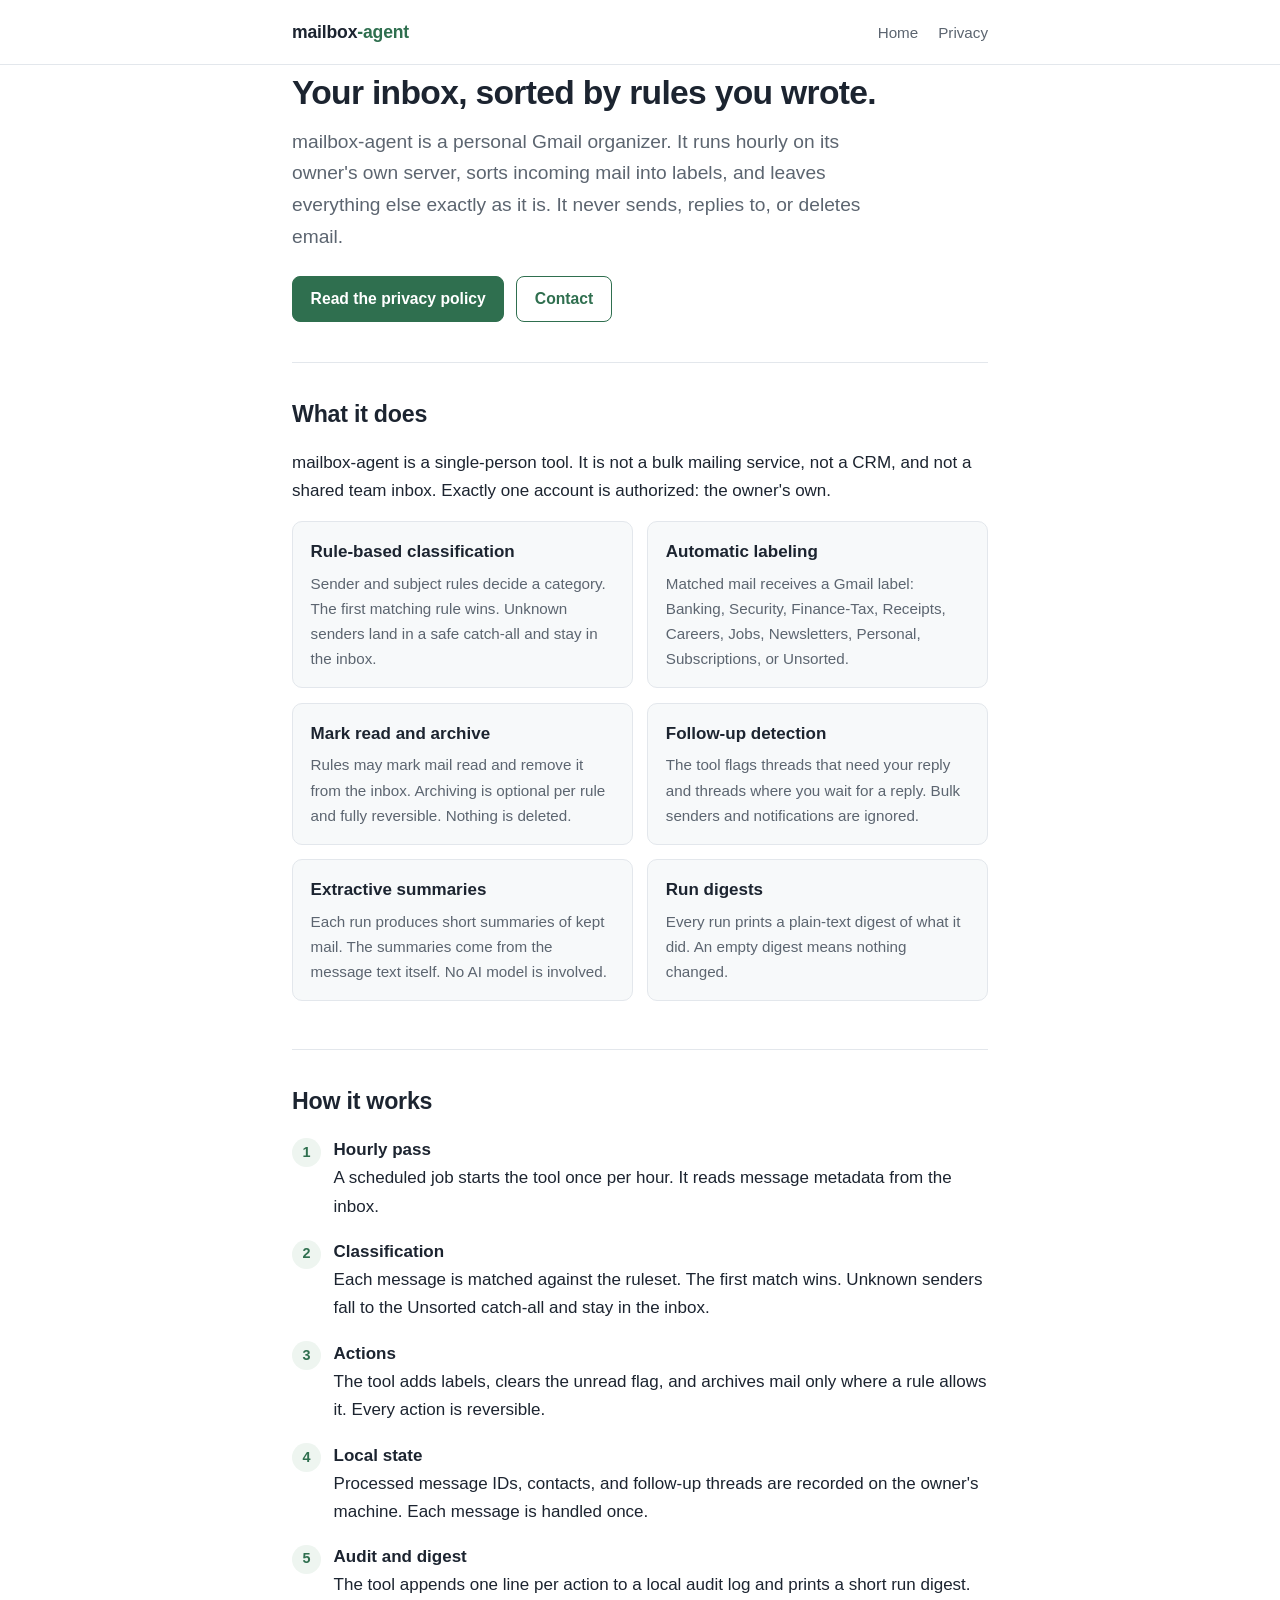
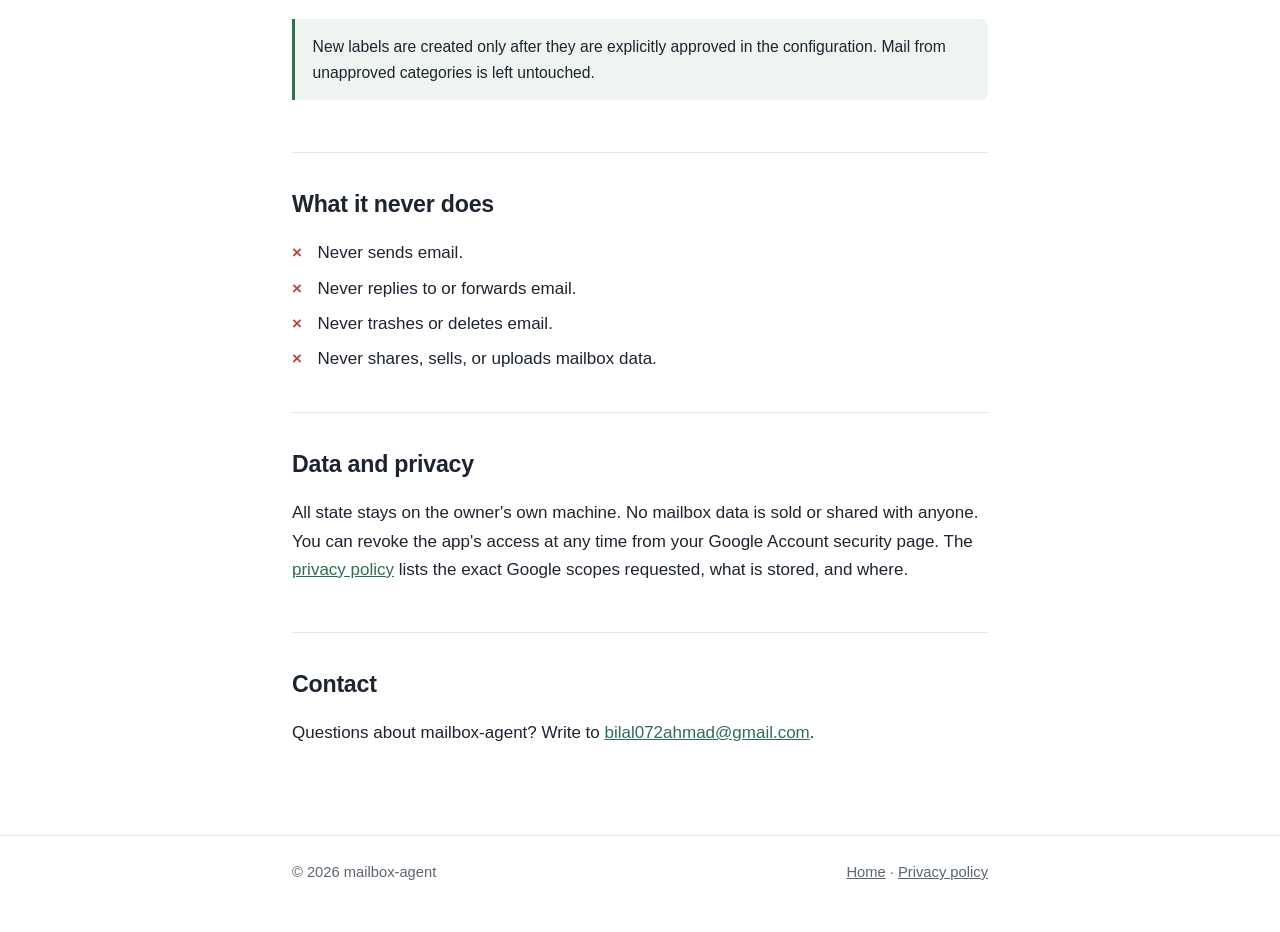
<file: site/index.html>
<!DOCTYPE html>
<html lang="en">
<head>
<meta charset="utf-8">
<meta name="viewport" content="width=device-width, initial-scale=1">
<meta name="description" content="mailbox-agent is a personal Gmail organizer. It sorts your inbox with rules, labels mail, and archives low-priority messages. It never sends, replies to, or deletes email.">
<title>mailbox-agent — a personal Gmail organizer</title>
<link rel="stylesheet" href="style.css">
<link rel="icon" href="data:image/svg+xml,%3Csvg xmlns='http://www.w3.org/2000/svg' viewBox='0 0 16 16'%3E%3Crect width='16' height='16' rx='3' fill='%232f6f4f'/%3E%3Cpath d='M3 5.5h10v6a1 1 0 0 1-1 1H4a1 1 0 0 1-1-1v-6zm0 1 5 3.2 5-3.2' fill='none' stroke='%23ffffff' stroke-width='1.2'/%3E%3C/svg%3E">
</head>
<body>

<header class="site-header">
  <div class="wrap">
    <a class="brand" href="index.html">mailbox<span>-agent</span></a>
    <nav class="site-nav" aria-label="Main">
      <a href="index.html">Home</a>
      <a href="privacy.html">Privacy</a>
    </nav>
  </div>
</header>

<main class="wrap">

  <section class="hero">
    <h1>Your inbox, sorted by rules you wrote.</h1>
    <p class="lede">mailbox-agent is a personal Gmail organizer. It runs hourly on its owner's
    own server, sorts incoming mail into labels, and leaves everything else exactly
    as it is. It never sends, replies to, or deletes email.</p>
    <div class="cta-row">
      <a class="btn btn-primary" href="privacy.html">Read the privacy policy</a>
      <a class="btn btn-ghost" href="#contact">Contact</a>
    </div>
  </section>

  <section id="what-it-does">
    <h2>What it does</h2>
    <p>mailbox-agent is a single-person tool. It is not a bulk mailing service, not a CRM,
    and not a shared team inbox. Exactly one account is authorized: the owner's own.</p>
    <ul class="features">
      <li>
        <strong>Rule-based classification</strong>
        <p>Sender and subject rules decide a category. The first matching rule wins.
        Unknown senders land in a safe catch-all and stay in the inbox.</p>
      </li>
      <li>
        <strong>Automatic labeling</strong>
        <p>Matched mail receives a Gmail label: Banking, Security, Finance-Tax, Receipts,
        Careers, Jobs, Newsletters, Personal, Subscriptions, or Unsorted.</p>
      </li>
      <li>
        <strong>Mark read and archive</strong>
        <p>Rules may mark mail read and remove it from the inbox. Archiving is optional
        per rule and fully reversible. Nothing is deleted.</p>
      </li>
      <li>
        <strong>Follow-up detection</strong>
        <p>The tool flags threads that need your reply and threads where you wait for
        a reply. Bulk senders and notifications are ignored.</p>
      </li>
      <li>
        <strong>Extractive summaries</strong>
        <p>Each run produces short summaries of kept mail. The summaries come from the
        message text itself. No AI model is involved.</p>
      </li>
      <li>
        <strong>Run digests</strong>
        <p>Every run prints a plain-text digest of what it did. An empty digest means
        nothing changed.</p>
      </li>
    </ul>
  </section>

  <section id="how-it-works">
    <h2>How it works</h2>
    <ol class="steps">
      <li>
        <strong>Hourly pass</strong>
        A scheduled job starts the tool once per hour. It reads message metadata
        from the inbox.
      </li>
      <li>
        <strong>Classification</strong>
        Each message is matched against the ruleset. The first match wins. Unknown
        senders fall to the Unsorted catch-all and stay in the inbox.
      </li>
      <li>
        <strong>Actions</strong>
        The tool adds labels, clears the unread flag, and archives mail only where a
        rule allows it. Every action is reversible.
      </li>
      <li>
        <strong>Local state</strong>
        Processed message IDs, contacts, and follow-up threads are recorded on the
        owner's machine. Each message is handled once.
      </li>
      <li>
        <strong>Audit and digest</strong>
        The tool appends one line per action to a local audit log and prints a short
        run digest.
      </li>
    </ol>
    <div class="note">
      <p>New labels are created only after they are explicitly approved in the
      configuration. Mail from unapproved categories is left untouched.</p>
    </div>
  </section>

  <section id="never">
    <h2>What it never does</h2>
    <ul class="never">
      <li>Never sends email.</li>
      <li>Never replies to or forwards email.</li>
      <li>Never trashes or deletes email.</li>
      <li>Never shares, sells, or uploads mailbox data.</li>
    </ul>
  </section>

  <section id="privacy-short">
    <h2>Data and privacy</h2>
    <p>All state stays on the owner's own machine. No mailbox data is sold or shared
    with anyone. You can revoke the app's access at any time from your Google
    Account security page. The <a href="privacy.html">privacy policy</a> lists the
    exact Google scopes requested, what is stored, and where.</p>
  </section>

  <section id="contact">
    <h2>Contact</h2>
    <p>Questions about mailbox-agent? Write to
    <a href="mailto:bilal072ahmad@gmail.com">bilal072ahmad@gmail.com</a>.</p>
  </section>

</main>

<footer class="site-footer">
  <div class="wrap">
    <p>&copy; <span id="year">2026</span> mailbox-agent</p>
    <nav aria-label="Footer">
      <a href="index.html">Home</a> &middot;
      <a href="privacy.html">Privacy policy</a>
    </nav>
  </div>
</footer>

<script>
document.getElementById('year').textContent = new Date().getFullYear();
</script>

</body>
</html>
</file>
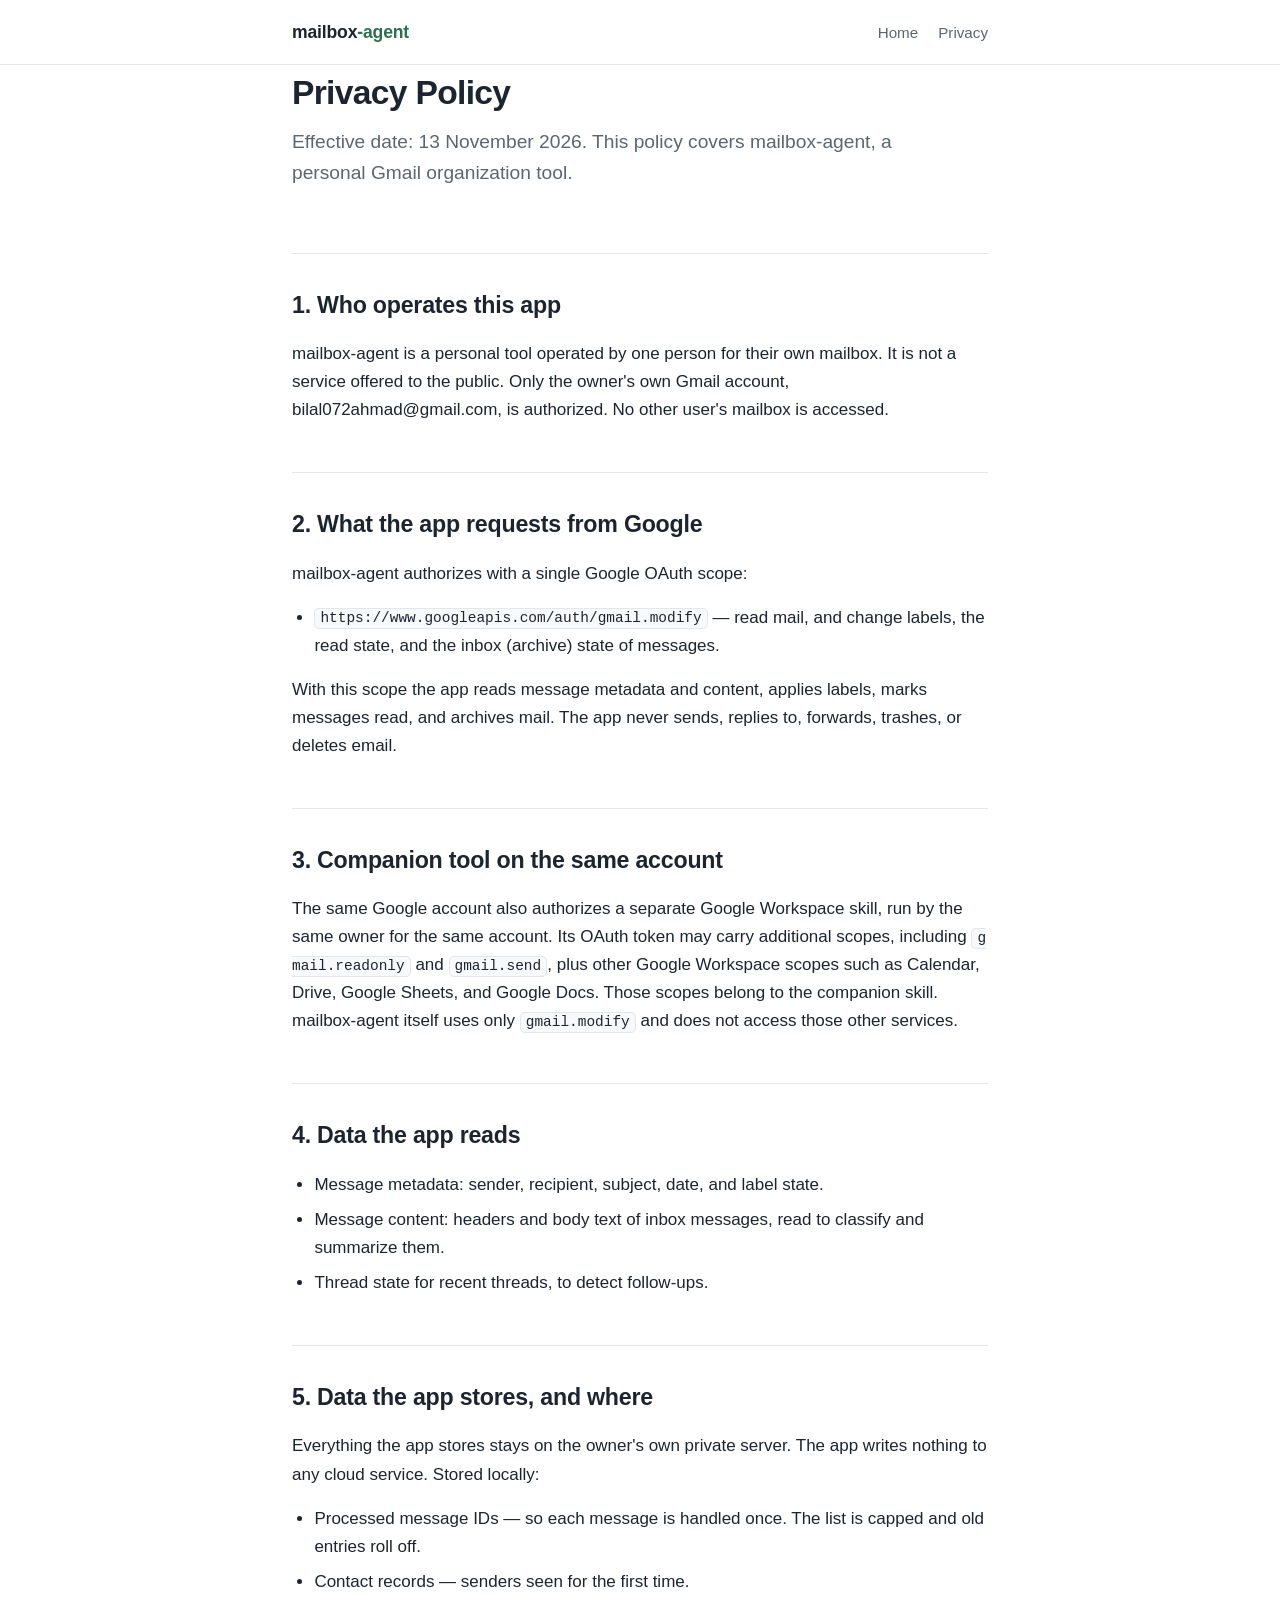
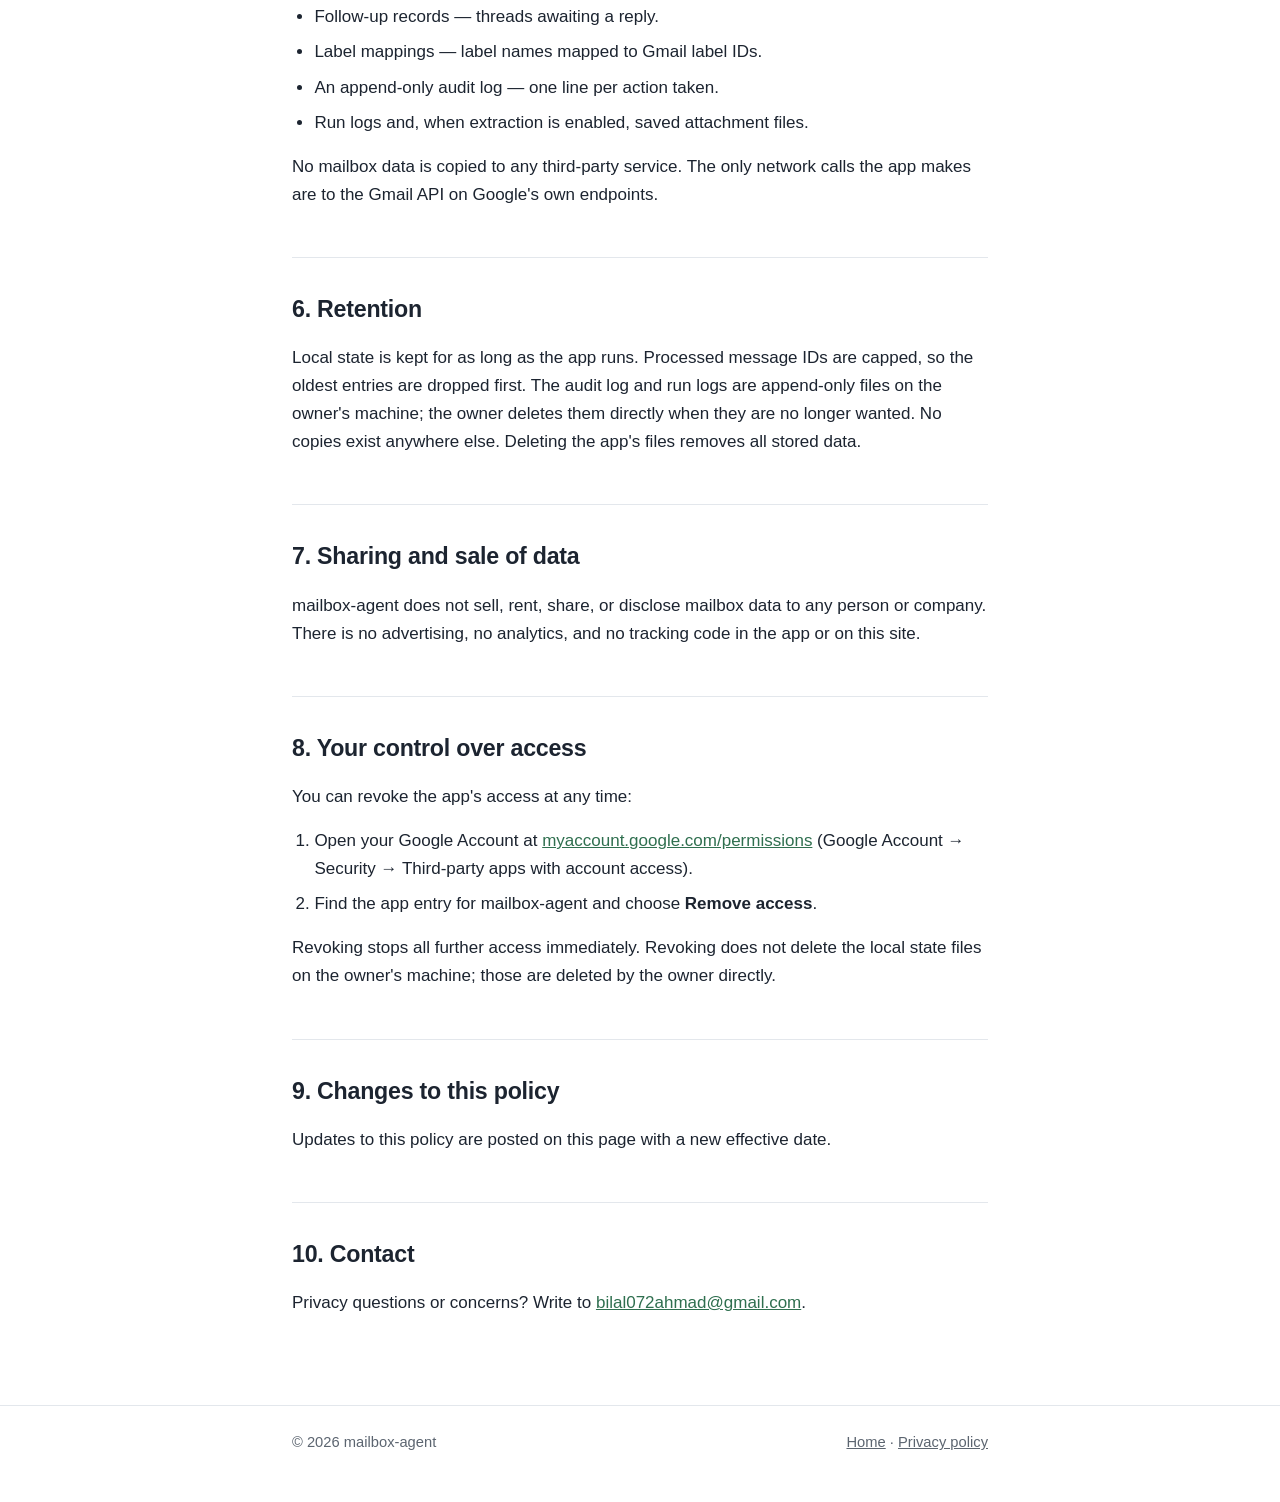
<file: site/privacy.html>
<!DOCTYPE html>
<html lang="en">
<head>
<meta charset="utf-8">
<meta name="viewport" content="width=device-width, initial-scale=1">
<meta name="description" content="Privacy policy for mailbox-agent, a personal Gmail organizer. Names the Google scopes requested, what data is accessed and stored, and how to revoke access.">
<title>Privacy Policy — mailbox-agent</title>
<link rel="stylesheet" href="style.css">
<link rel="icon" href="data:image/svg+xml,%3Csvg xmlns='http://www.w3.org/2000/svg' viewBox='0 0 16 16'%3E%3Crect width='16' height='16' rx='3' fill='%232f6f4f'/%3E%3Cpath d='M3 5.5h10v6a1 1 0 0 1-1 1H4a1 1 0 0 1-1-1v-6zm0 1 5 3.2 5-3.2' fill='none' stroke='%23ffffff' stroke-width='1.2'/%3E%3C/svg%3E">
</head>
<body>

<header class="site-header">
  <div class="wrap">
    <a class="brand" href="index.html">mailbox<span>-agent</span></a>
    <nav class="site-nav" aria-label="Main">
      <a href="index.html">Home</a>
      <a href="privacy.html">Privacy</a>
    </nav>
  </div>
</header>

<main class="wrap policy">

  <section class="hero">
    <h1>Privacy Policy</h1>
    <p class="lede">Effective date: 13 November 2026. This policy covers mailbox-agent,
    a personal Gmail organization tool.</p>
  </section>

  <section>
    <h2>1. Who operates this app</h2>
    <p>mailbox-agent is a personal tool operated by one person for their own mailbox.
    It is not a service offered to the public. Only the owner's own Gmail account,
    bilal072ahmad@gmail.com, is authorized. No other user's mailbox is accessed.</p>
  </section>

  <section>
    <h2>2. What the app requests from Google</h2>
    <p>mailbox-agent authorizes with a single Google OAuth scope:</p>
    <ul>
      <li><code>https://www.googleapis.com/auth/gmail.modify</code> — read mail, and
      change labels, the read state, and the inbox (archive) state of messages.</li>
    </ul>
    <p>With this scope the app reads message metadata and content, applies labels,
    marks messages read, and archives mail. The app never sends, replies to,
    forwards, trashes, or deletes email.</p>
  </section>

  <section>
    <h2>3. Companion tool on the same account</h2>
    <p>The same Google account also authorizes a separate Google Workspace skill,
    run by the same owner for the same account. Its OAuth token may carry additional
    scopes, including <code>gmail.readonly</code> and <code>gmail.send</code>, plus
    other Google Workspace scopes such as Calendar, Drive, Google Sheets, and Google
    Docs. Those scopes belong to the companion skill. mailbox-agent itself uses only
    <code>gmail.modify</code> and does not access those other services.</p>
  </section>

  <section>
    <h2>4. Data the app reads</h2>
    <ul>
      <li>Message metadata: sender, recipient, subject, date, and label state.</li>
      <li>Message content: headers and body text of inbox messages, read to classify
      and summarize them.</li>
      <li>Thread state for recent threads, to detect follow-ups.</li>
    </ul>
  </section>

  <section>
    <h2>5. Data the app stores, and where</h2>
    <p>Everything the app stores stays on the owner's own private server. The app
    writes nothing to any cloud service. Stored locally:</p>
    <ul>
      <li>Processed message IDs — so each message is handled once. The list is
      capped and old entries roll off.</li>
      <li>Contact records — senders seen for the first time.</li>
      <li>Follow-up records — threads awaiting a reply.</li>
      <li>Label mappings — label names mapped to Gmail label IDs.</li>
      <li>An append-only audit log — one line per action taken.</li>
      <li>Run logs and, when extraction is enabled, saved attachment files.</li>
    </ul>
    <p>No mailbox data is copied to any third-party service. The only network calls
    the app makes are to the Gmail API on Google's own endpoints.</p>
  </section>

  <section>
    <h2>6. Retention</h2>
    <p>Local state is kept for as long as the app runs. Processed message IDs are
    capped, so the oldest entries are dropped first. The audit log and run logs are
    append-only files on the owner's machine; the owner deletes them directly when
    they are no longer wanted. No copies exist anywhere else. Deleting the app's
    files removes all stored data.</p>
  </section>

  <section>
    <h2>7. Sharing and sale of data</h2>
    <p>mailbox-agent does not sell, rent, share, or disclose mailbox data to any
    person or company. There is no advertising, no analytics, and no tracking code
    in the app or on this site.</p>
  </section>

  <section>
    <h2>8. Your control over access</h2>
    <p>You can revoke the app's access at any time:</p>
    <ol>
      <li>Open your Google Account at <a href="https://myaccount.google.com/permissions" rel="noopener">myaccount.google.com/permissions</a>
      (Google Account &rarr; Security &rarr; Third-party apps with account access).</li>
      <li>Find the app entry for mailbox-agent and choose <strong>Remove access</strong>.</li>
    </ol>
    <p>Revoking stops all further access immediately. Revoking does not delete the
    local state files on the owner's machine; those are deleted by the owner
    directly.</p>
  </section>

  <section>
    <h2>9. Changes to this policy</h2>
    <p>Updates to this policy are posted on this page with a new effective date.</p>
  </section>

  <section>
    <h2>10. Contact</h2>
    <p>Privacy questions or concerns? Write to
    <a href="mailto:bilal072ahmad@gmail.com">bilal072ahmad@gmail.com</a>.</p>
  </section>

</main>

<footer class="site-footer">
  <div class="wrap">
    <p>&copy; <span id="year">2026</span> mailbox-agent</p>
    <nav aria-label="Footer">
      <a href="index.html">Home</a> &middot;
      <a href="privacy.html">Privacy policy</a>
    </nav>
  </div>
</footer>

<script>
document.getElementById('year').textContent = new Date().getFullYear();
</script>

</body>
</html>
</file>
<file: site/style.css>
/* mailbox-agent site — single stylesheet, no external assets. */

:root {
  --bg: #ffffff;
  --fg: #1c2430;
  --muted: #5c6570;
  --line: #e3e7ec;
  --accent: #2f6f4f;
  --accent-soft: #eef5f0;
  --card: #f7f9fa;
  --max: 46rem;
}

@media (prefers-color-scheme: dark) {
  :root {
    --bg: #14181d;
    --fg: #e6eaef;
    --muted: #9aa4b0;
    --line: #2a3138;
    --accent: #7fb99a;
    --accent-soft: #1e2a24;
    --card: #1b2127;
  }
}

* { box-sizing: border-box; }

html { scroll-behavior: smooth; }

body {
  margin: 0;
  background: var(--bg);
  color: var(--fg);
  font-family: -apple-system, BlinkMacSystemFont, "Segoe UI", Roboto,
    "Helvetica Neue", Arial, sans-serif;
  font-size: 1.0625rem;
  line-height: 1.65;
}

.wrap {
  max-width: var(--max);
  margin: 0 auto;
  padding: 0 1.25rem;
}

a { color: var(--accent); }
a:hover { text-decoration: none; }

/* Header */
.site-header {
  border-bottom: 1px solid var(--line);
  padding: 1.1rem 0;
}
.site-header .wrap {
  display: flex;
  align-items: center;
  justify-content: space-between;
  gap: 1rem;
}
.brand {
  font-weight: 700;
  font-size: 1.1rem;
  color: var(--fg);
  text-decoration: none;
  letter-spacing: -0.01em;
}
.brand span { color: var(--accent); }
.site-nav { display: flex; gap: 1.25rem; }
.site-nav a {
  color: var(--muted);
  text-decoration: none;
  font-size: 0.95rem;
}
.site-nav a:hover { color: var(--accent); }

/* Hero */
.hero { padding: 3rem 0 2.5rem; }
.hero h1 {
  margin: 0 0 0.75rem;
  font-size: 2.1rem;
  line-height: 1.2;
  letter-spacing: -0.02em;
}
.hero .lede {
  margin: 0 0 1.5rem;
  font-size: 1.2rem;
  color: var(--muted);
  max-width: 38rem;
}
.cta-row { display: flex; gap: 0.75rem; flex-wrap: wrap; }
.btn {
  display: inline-block;
  padding: 0.55rem 1.1rem;
  border-radius: 8px;
  text-decoration: none;
  font-size: 0.98rem;
  font-weight: 600;
  border: 1px solid var(--accent);
}
.btn-primary {
  background: var(--accent);
  color: #ffffff;
}
.btn-primary:hover { filter: brightness(1.08); }
.btn-ghost {
  color: var(--accent);
  background: transparent;
}
.btn-ghost:hover { background: var(--accent-soft); }

/* Sections */
main section { padding: 2rem 0; border-top: 1px solid var(--line); }
main section:first-of-type { border-top: none; padding-top: 0.5rem; }
h2 {
  font-size: 1.45rem;
  letter-spacing: -0.01em;
  margin: 0 0 1rem;
}
h3 { font-size: 1.1rem; margin: 1.5rem 0 0.5rem; }
p { margin: 0 0 1rem; }
ul, ol { margin: 0 0 1rem; padding-left: 1.4rem; }
li { margin-bottom: 0.45rem; }

/* Feature cards */
.features {
  display: grid;
  grid-template-columns: repeat(auto-fit, minmax(15rem, 1fr));
  gap: 0.9rem;
  padding: 0;
  margin: 0 0 1rem;
  list-style: none;
}
.features li {
  background: var(--card);
  border: 1px solid var(--line);
  border-radius: 10px;
  padding: 1rem 1.1rem;
  margin: 0;
}
.features strong { display: block; margin-bottom: 0.3rem; }
.features p { margin: 0; font-size: 0.95rem; color: var(--muted); }

/* Never-do list */
.never {
  list-style: none;
  padding: 0;
  margin: 0;
}
.never li {
  padding-left: 1.6rem;
  position: relative;
}
.never li::before {
  content: "×";
  position: absolute;
  left: 0;
  font-weight: 700;
  color: #b3474a;
}

/* Steps */
.steps { counter-reset: step; list-style: none; padding: 0; }
.steps li {
  counter-increment: step;
  position: relative;
  padding-left: 2.6rem;
  margin-bottom: 1.1rem;
}
.steps li::before {
  content: counter(step);
  position: absolute;
  left: 0;
  top: 0.1rem;
  width: 1.8rem;
  height: 1.8rem;
  border-radius: 50%;
  background: var(--accent-soft);
  color: var(--accent);
  font-weight: 700;
  font-size: 0.9rem;
  display: flex;
  align-items: center;
  justify-content: center;
}
.steps strong { display: block; }

/* Callout */
.note {
  background: var(--accent-soft);
  border-left: 3px solid var(--accent);
  border-radius: 0 8px 8px 0;
  padding: 0.9rem 1.1rem;
  margin: 1.25rem 0;
  font-size: 0.98rem;
}
.note p { margin: 0; }

/* Policy page */
.policy h2 { margin-top: 2.25rem; }
.policy h2:first-of-type { margin-top: 0; }
.policy ul, .policy ol { padding-left: 1.4rem; }
code {
  font-family: ui-monospace, SFMono-Regular, Menlo, Consolas, monospace;
  font-size: 0.85em;
  background: var(--card);
  border: 1px solid var(--line);
  border-radius: 5px;
  padding: 0.1em 0.35em;
  word-break: break-all;
}

/* Footer */
.site-footer {
  border-top: 1px solid var(--line);
  margin-top: 2.5rem;
  padding: 1.5rem 0 2rem;
  color: var(--muted);
  font-size: 0.92rem;
}
.site-footer .wrap {
  display: flex;
  justify-content: space-between;
  flex-wrap: wrap;
  gap: 0.5rem;
}
.site-footer a { color: var(--muted); }
.site-footer a:hover { color: var(--accent); }

@media (max-width: 480px) {
  .hero h1 { font-size: 1.7rem; }
  .hero { padding: 2.2rem 0 1.8rem; }
  .site-footer .wrap { flex-direction: column; }
}
</file>
